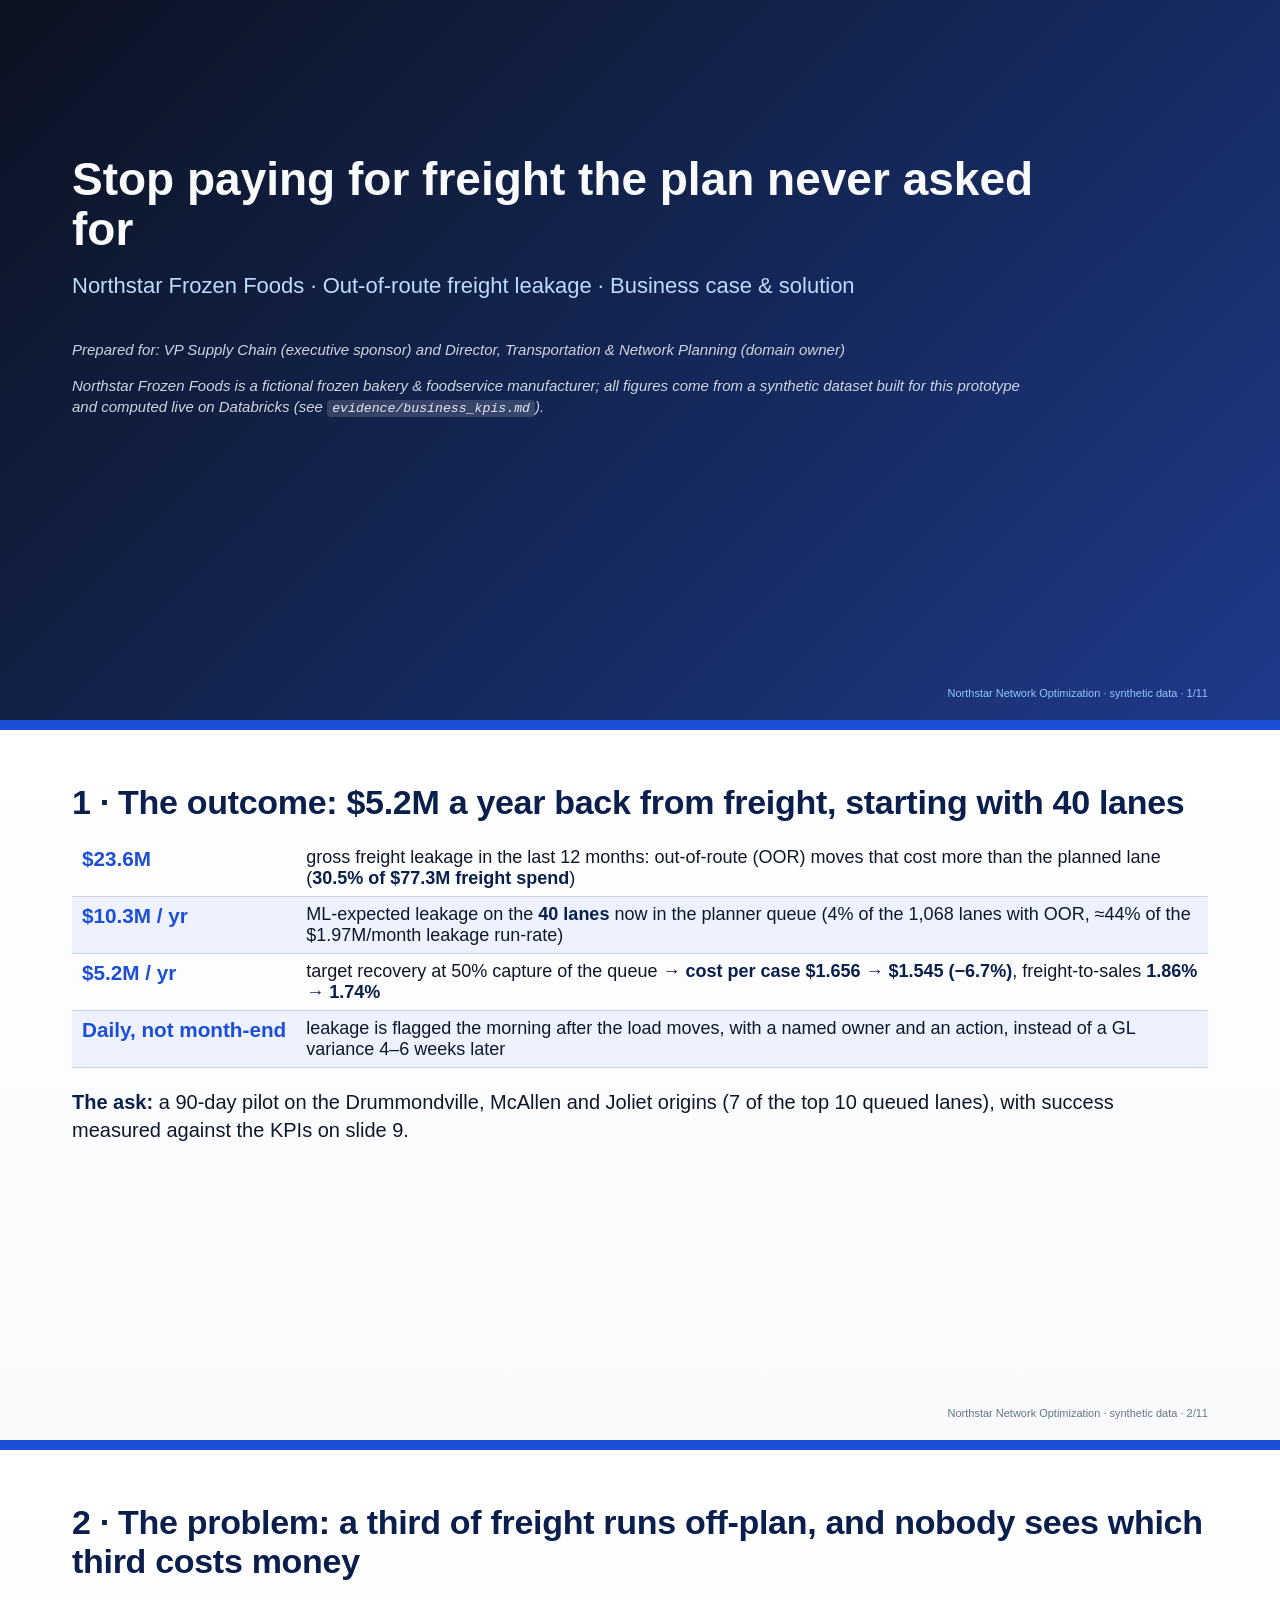
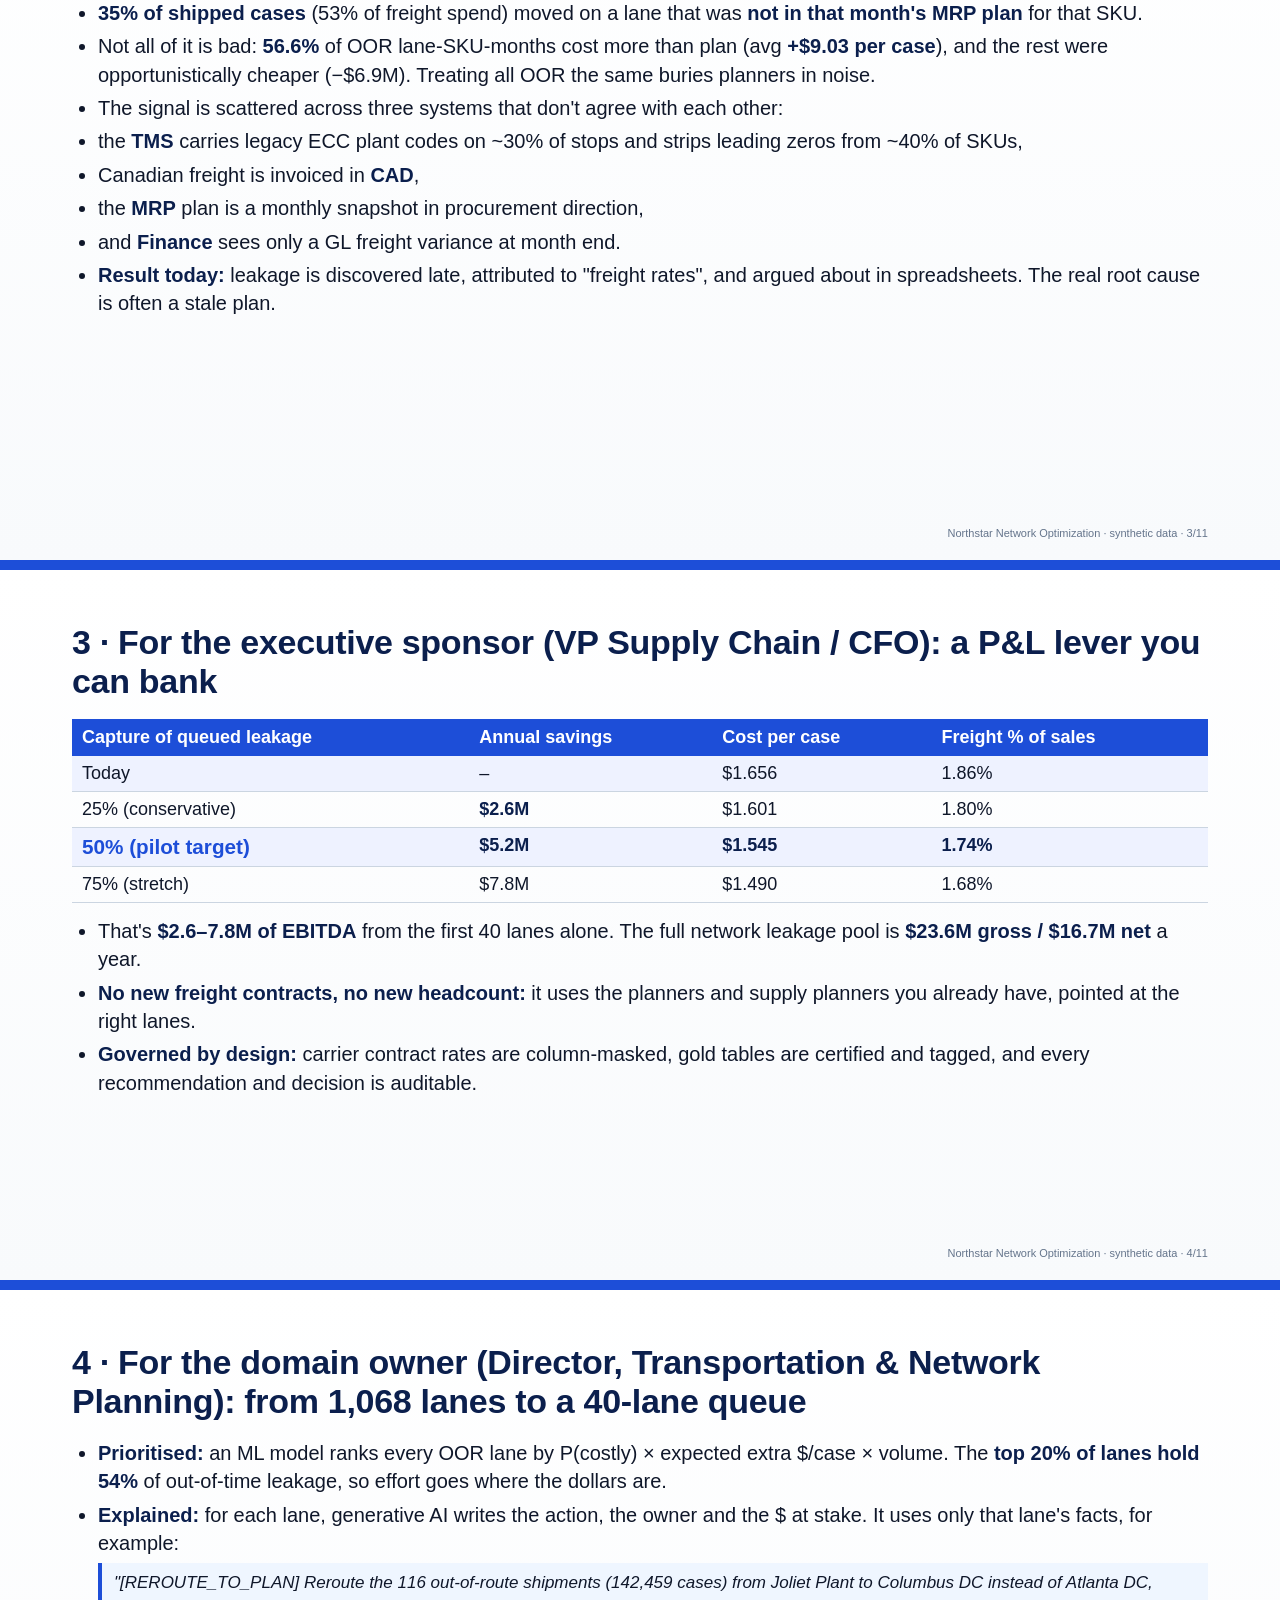
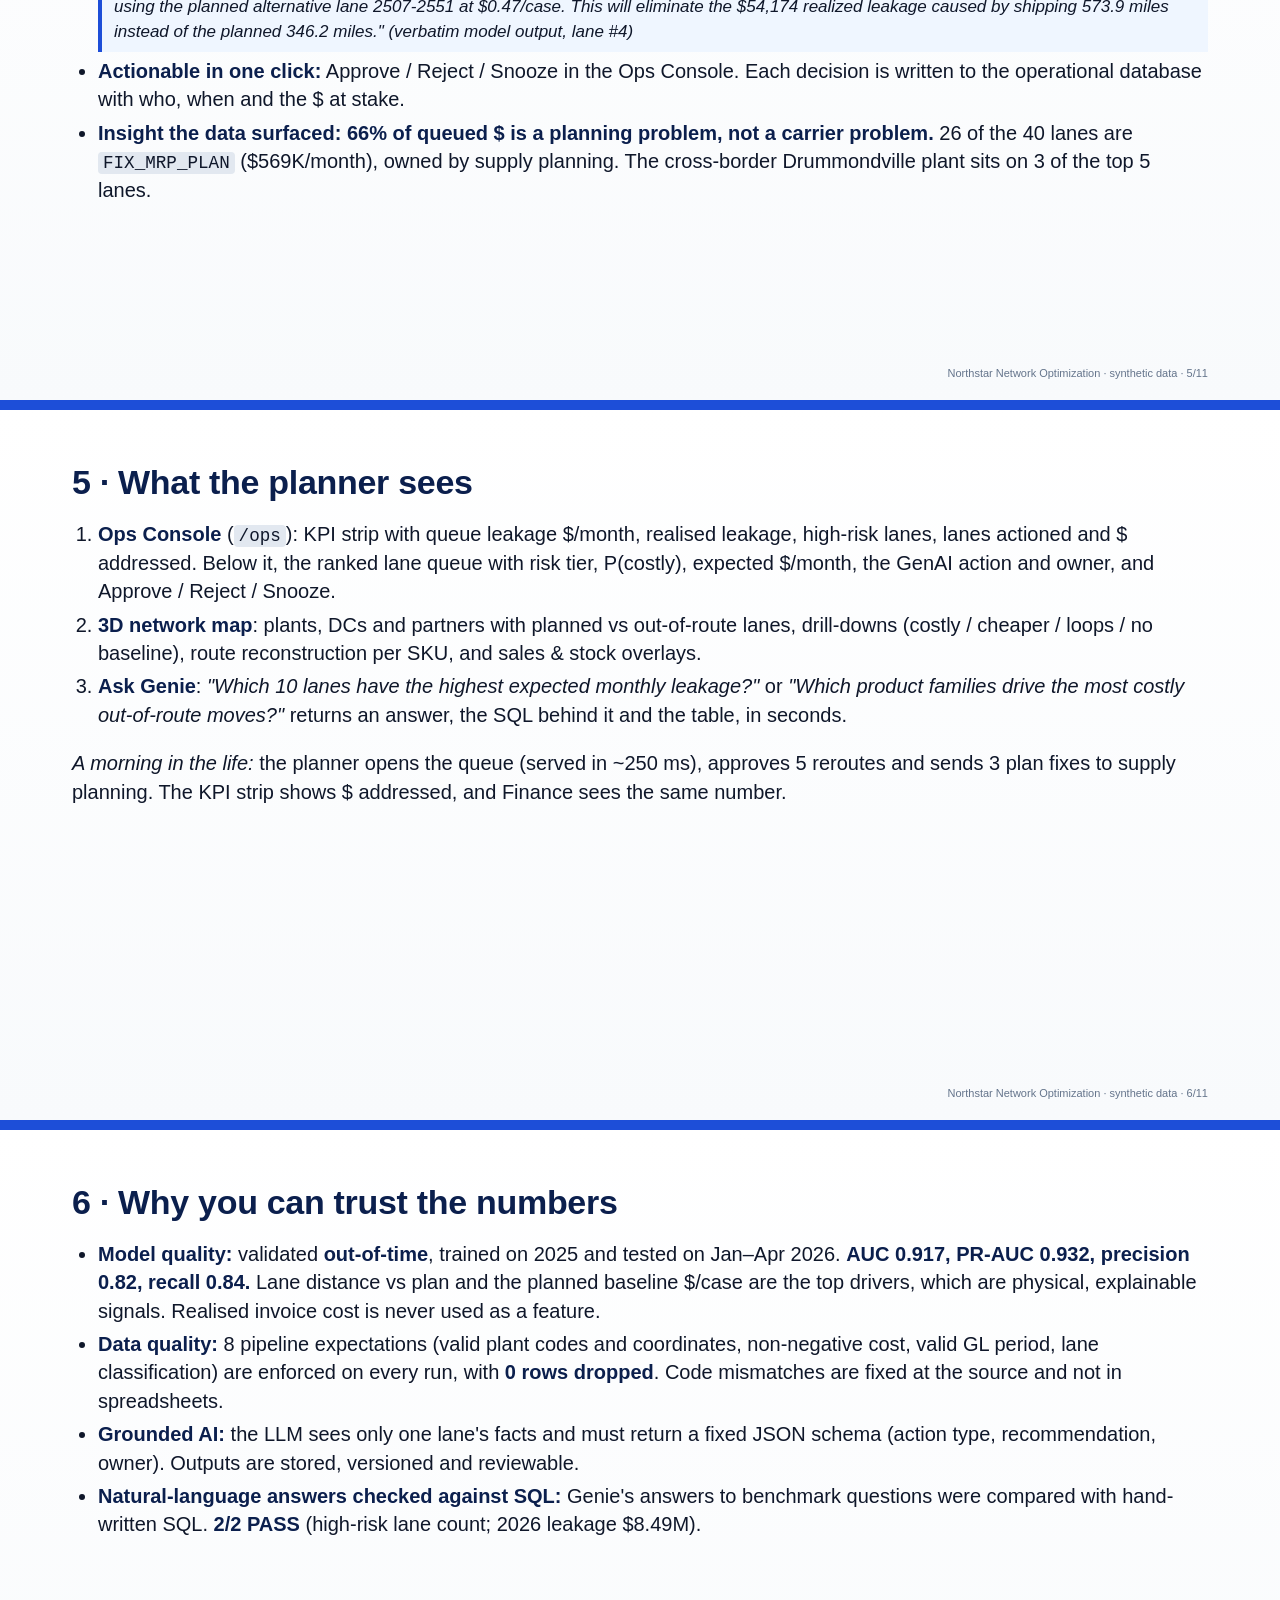
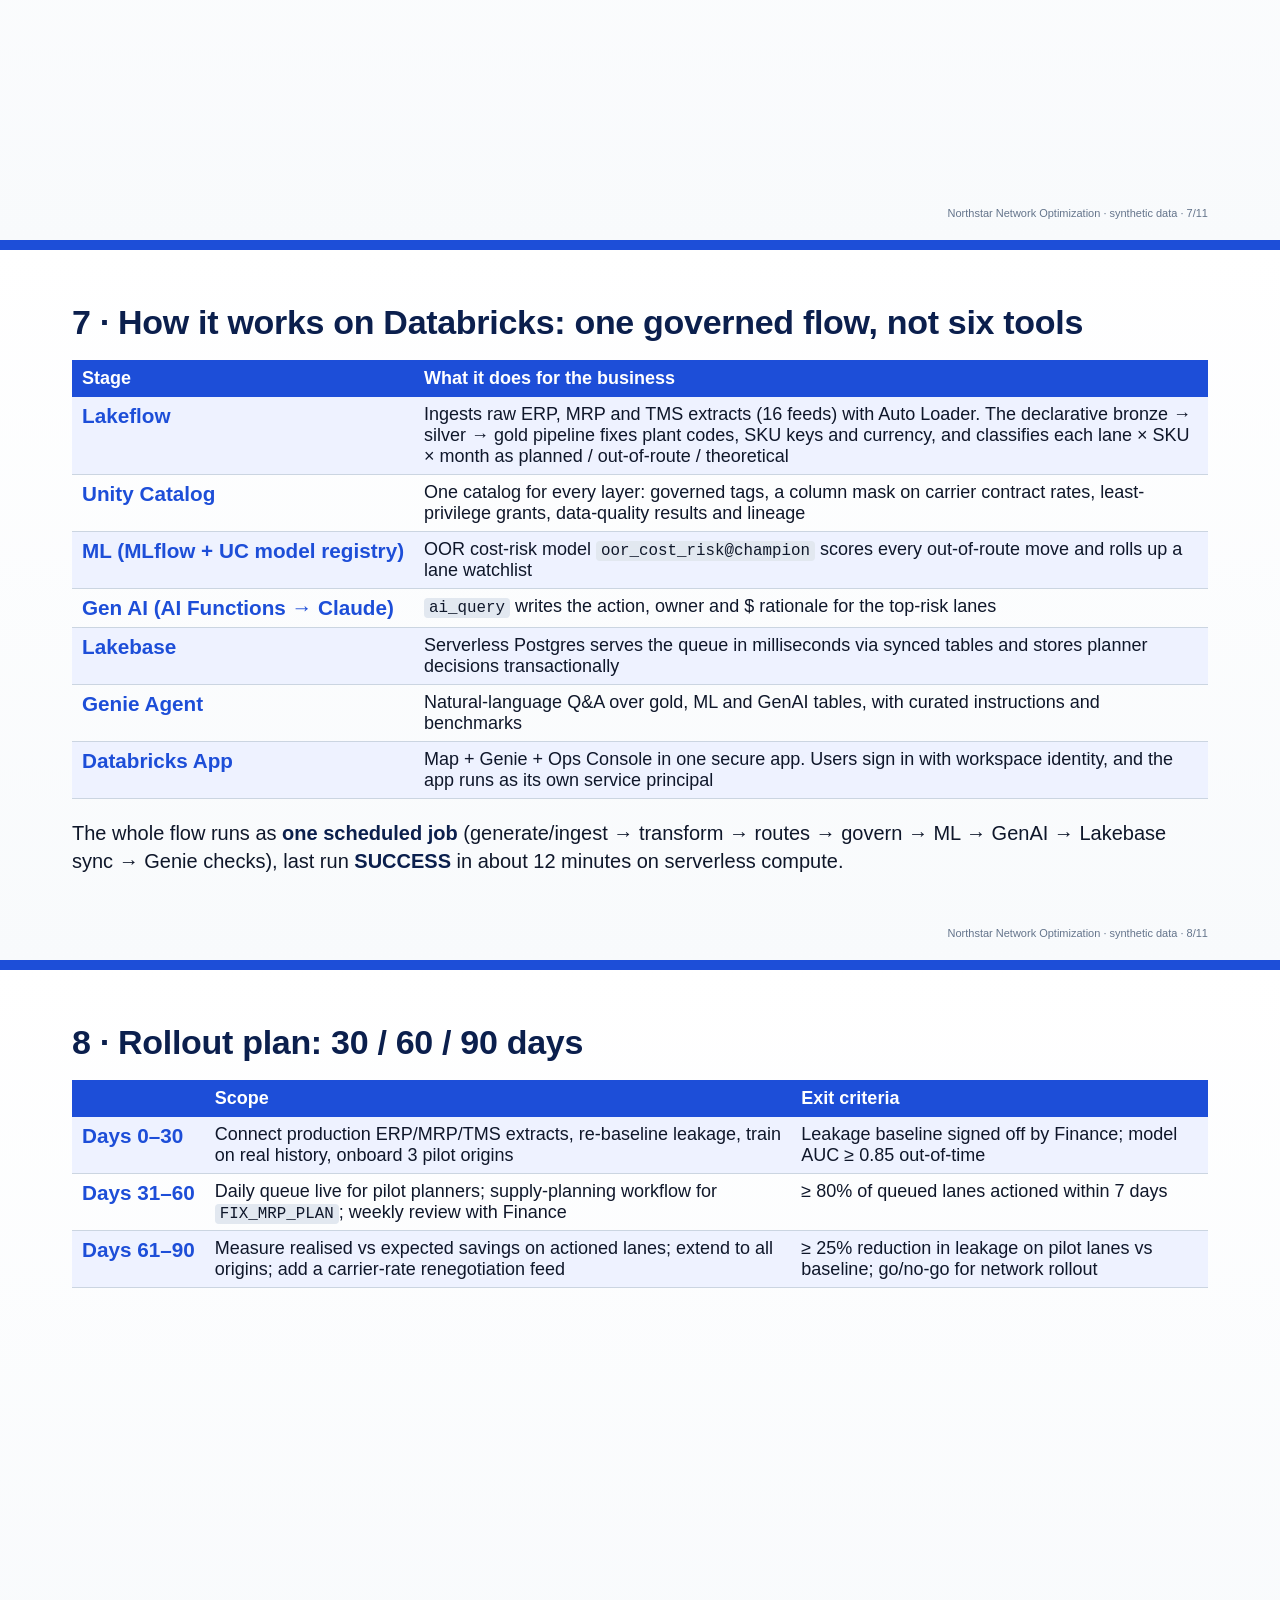
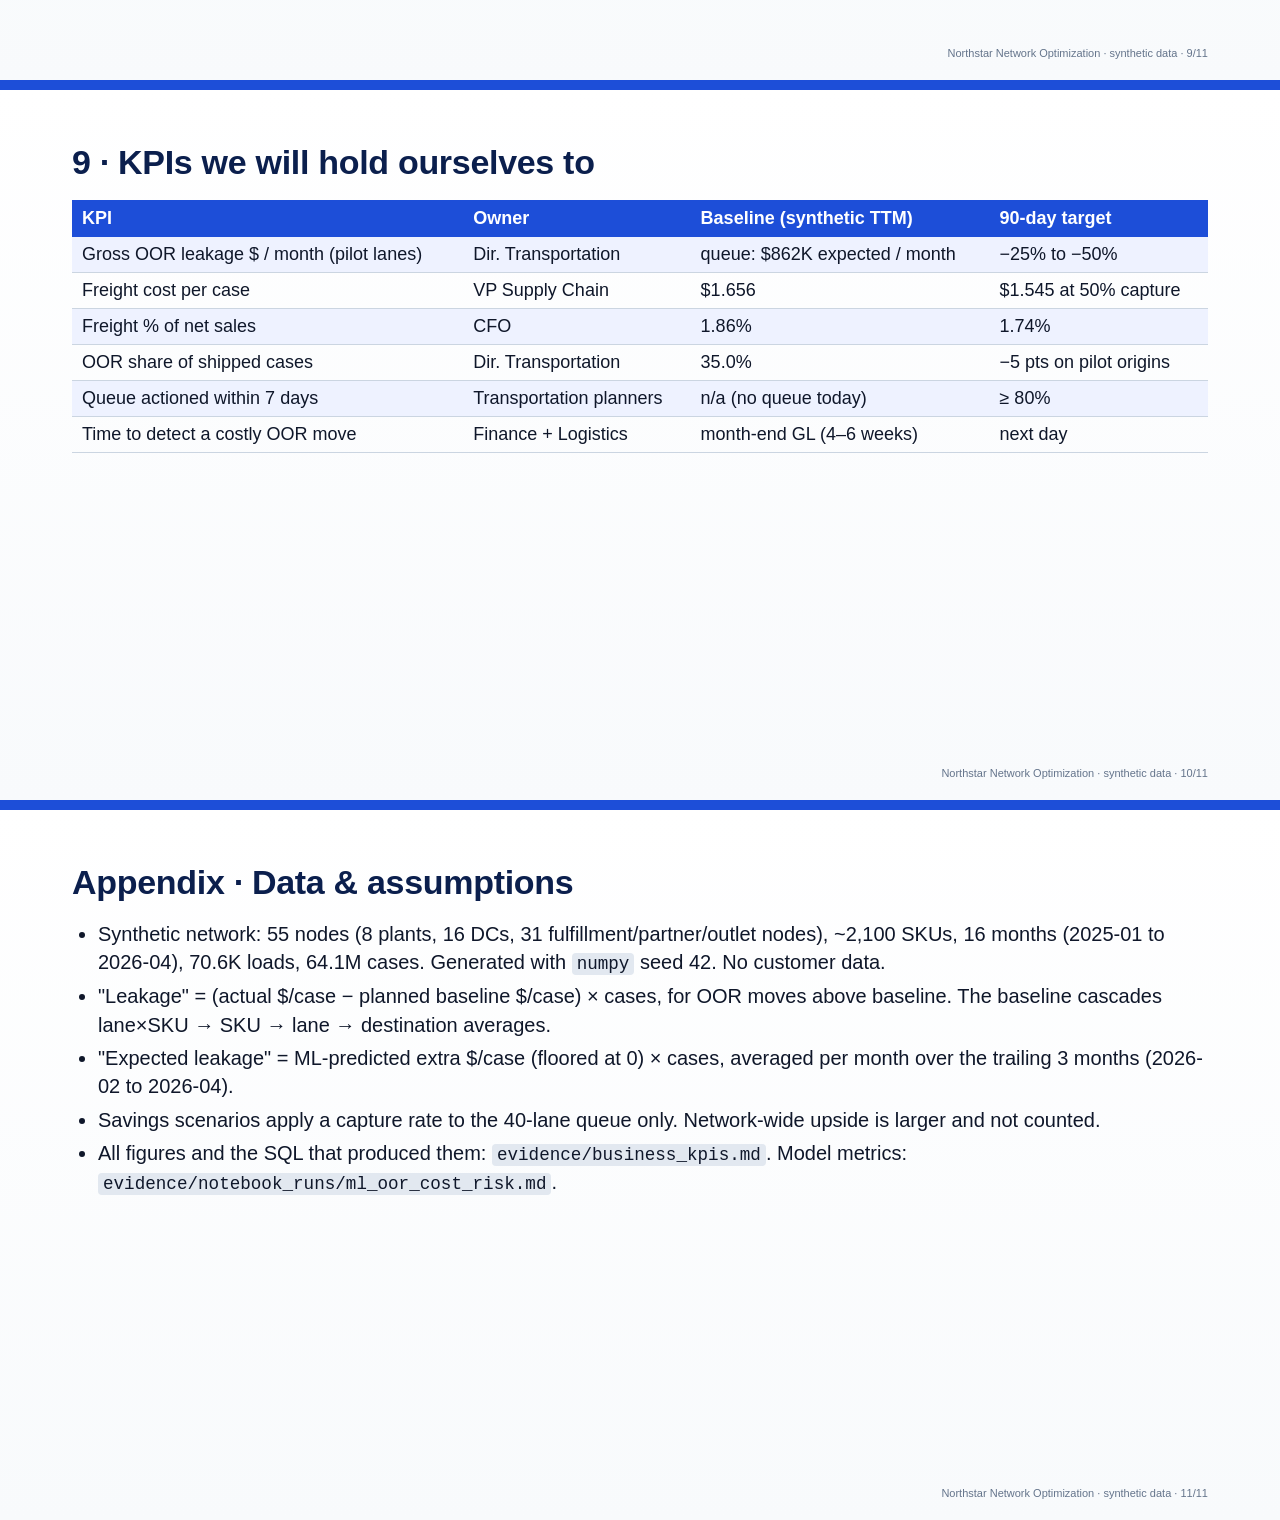
<file: deck/northstar_oor_freight_leakage_deck.html>
<!doctype html><html><head><meta charset='utf-8'><title>Northstar OOR freight leakage</title><style>
@page { size: 13.333in 7.5in; margin: 0; }
* { box-sizing: border-box; }
body { margin: 0; font-family: -apple-system, 'Segoe UI', Roboto, Helvetica, Arial, sans-serif; color: #0f172a; }
.slide { width: 13.333in; height: 7.5in; padding: 0.55in 0.75in 0.5in; position: relative; page-break-after: always; overflow: hidden;
         background: linear-gradient(180deg, #ffffff 0%, #f8fafc 100%); border-top: 10px solid #1d4ed8; }
.slide.title { background: linear-gradient(135deg, #0b1220 0%, #1e3a8a 100%); color: #f8fafc; border-top: 0; padding-top: 1.6in; }
.slide.title h1 { font-size: 46px; line-height: 1.1; margin: 0 0 18px; max-width: 10.5in; }
.slide.title h3 { font-size: 22px; font-weight: 500; color: #bfdbfe; margin: 0 0 40px; }
.slide.title p { color: #cbd5e1; font-size: 15px; max-width: 10in; }
h2 { font-size: 34px; margin: 0 0 18px; color: #0b1f4d; letter-spacing: -0.3px; }
p, li { font-size: 20px; line-height: 1.42; }
ul, ol { margin: 6px 0 10px 4px; padding-left: 22px; } li { margin: 5px 0; }
b { color: #0b1f4d; } .title b { color: #fff; }
code { font-family: ui-monospace, Menlo, monospace; font-size: 0.88em; background: #e2e8f0; padding: 1px 5px; border-radius: 4px; }
table { border-collapse: collapse; width: 100%; margin: 8px 0 14px; font-size: 18px; }
th { text-align: left; background: #1d4ed8; color: #fff; padding: 8px 10px; font-weight: 600; }
td { padding: 7px 10px; border-bottom: 1px solid #cbd5e1; vertical-align: top; }
tr:nth-child(even) td { background: #eef2ff; }
td:first-child b { font-size: 1.15em; color: #1d4ed8; white-space: nowrap; }
.q { display: block; margin: 6px 0 2px; padding: 8px 12px; border-left: 4px solid #1d4ed8; background: #eff6ff; font-style: italic; font-size: 17px; }
.foot { position: absolute; bottom: 0.22in; right: 0.75in; font-size: 11px; color: #64748b; }
.title .foot { color: #93c5fd; }
.title code { background: rgba(255,255,255,.15); color: #e0e7ff; }
</style></head><body><section class="slide title"><h1>Stop paying for freight the plan never asked for</h1>
<h3>Northstar Frozen Foods · Out-of-route freight leakage · Business case &amp; solution</h3>
<p><i>Prepared for: VP Supply Chain (executive sponsor) and Director, Transportation &amp; Network Planning (domain owner)</i></p>
<p><i>Northstar Frozen Foods is a fictional frozen bakery &amp; foodservice manufacturer; all figures come from a synthetic dataset built for this prototype and computed live on Databricks (see <code>evidence/business_kpis.md</code>).</i></p><div class="foot">Northstar Network Optimization · synthetic data · 1/11</div></section><section class="slide"><h2>1 · The outcome: $5.2M a year back from freight, starting with 40 lanes</h2>
<table><tr><td><b>$23.6M</b></td><td>gross freight leakage in the last 12 months: out-of-route (OOR) moves that cost more than the planned lane (<b>30.5% of $77.3M freight spend</b>)</td></tr><tr><td><b>$10.3M / yr</b></td><td>ML-expected leakage on the <b>40 lanes</b> now in the planner queue (4% of the 1,068 lanes with OOR, ≈44% of the $1.97M/month leakage run-rate)</td></tr><tr><td><b>$5.2M / yr</b></td><td>target recovery at 50% capture of the queue → <b>cost per case $1.656 → $1.545 (−6.7%)</b>, freight-to-sales <b>1.86% → 1.74%</b></td></tr><tr><td><b>Daily, not month-end</b></td><td>leakage is flagged the morning after the load moves, with a named owner and an action, instead of a GL variance 4–6 weeks later</td></tr></table>
<p><b>The ask:</b> a 90-day pilot on the Drummondville, McAllen and Joliet origins (7 of the top 10 queued lanes), with success measured against the KPIs on slide 9.</p><div class="foot">Northstar Network Optimization · synthetic data · 2/11</div></section><section class="slide"><h2>2 · The problem: a third of freight runs off-plan, and nobody sees which third costs money</h2>
<ul><li><b>35% of shipped cases</b> (53% of freight spend) moved on a lane that was <b>not in that month's MRP plan</b> for that SKU.</li><li>Not all of it is bad: <b>56.6%</b> of OOR lane-SKU-months cost more than plan (avg <b>+$9.03 per case</b>), and the rest were opportunistically cheaper (−$6.9M). Treating all OOR the same buries planners in noise.</li><li>The signal is scattered across three systems that don't agree with each other:</li><li>the <b>TMS</b> carries legacy ECC plant codes on ~30% of stops and strips leading zeros from ~40% of SKUs,</li><li>Canadian freight is invoiced in <b>CAD</b>,</li><li>the <b>MRP</b> plan is a monthly snapshot in procurement direction,</li><li>and <b>Finance</b> sees only a GL freight variance at month end.</li><li><b>Result today:</b> leakage is discovered late, attributed to "freight rates", and argued about in spreadsheets. The real root cause is often a stale plan.</li></ul><div class="foot">Northstar Network Optimization · synthetic data · 3/11</div></section><section class="slide"><h2>3 · For the executive sponsor (VP Supply Chain / CFO): a P&amp;L lever you can bank</h2>
<table><tr><th>Capture of queued leakage</th><th>Annual savings</th><th>Cost per case</th><th>Freight % of sales</th></tr><tr><td>Today</td><td>–</td><td>$1.656</td><td>1.86%</td></tr><tr><td>25% (conservative)</td><td><b>$2.6M</b></td><td>$1.601</td><td>1.80%</td></tr><tr><td><b>50% (pilot target)</b></td><td><b>$5.2M</b></td><td><b>$1.545</b></td><td><b>1.74%</b></td></tr><tr><td>75% (stretch)</td><td>$7.8M</td><td>$1.490</td><td>1.68%</td></tr></table>
<ul><li>That's <b>$2.6–7.8M of EBITDA</b> from the first 40 lanes alone. The full network leakage pool is <b>$23.6M gross / $16.7M net</b> a year.</li><li><b>No new freight contracts, no new headcount:</b> it uses the planners and supply planners you already have, pointed at the right lanes.</li><li><b>Governed by design:</b> carrier contract rates are column-masked, gold tables are certified and tagged, and every recommendation and decision is auditable.</li></ul><div class="foot">Northstar Network Optimization · synthetic data · 4/11</div></section><section class="slide"><h2>4 · For the domain owner (Director, Transportation &amp; Network Planning): from 1,068 lanes to a 40-lane queue</h2>
<ul><li><b>Prioritised:</b> an ML model ranks every OOR lane by P(costly) × expected extra $/case × volume. The <b>top 20% of lanes hold 54%</b> of out-of-time leakage, so effort goes where the dollars are.</li><li><b>Explained:</b> for each lane, generative AI writes the action, the owner and the $ at stake. It uses only that lane's facts, for example:<span class="q"><i>"[REROUTE_TO_PLAN] Reroute the 116 out-of-route shipments (142,459 cases) from Joliet Plant to Columbus DC instead of Atlanta DC, using the planned alternative lane 2507-2551 at $0.47/case. This will eliminate the $54,174 realized leakage caused by shipping 573.9 miles instead of the planned 346.2 miles."</i> (verbatim model output, lane #4)</span></li><li><b>Actionable in one click:</b> Approve / Reject / Snooze in the Ops Console. Each decision is written to the operational database with who, when and the $ at stake.</li><li><b>Insight the data surfaced: 66% of queued $ is a planning problem, not a carrier problem.</b> 26 of the 40 lanes are <code>FIX_MRP_PLAN</code> ($569K/month), owned by supply planning. The cross-border Drummondville plant sits on 3 of the top 5 lanes.</li></ul><div class="foot">Northstar Network Optimization · synthetic data · 5/11</div></section><section class="slide"><h2>5 · What the planner sees</h2>
<ol><li><b>Ops Console</b> (<code>/ops</code>): KPI strip with queue leakage $/month, realised leakage, high-risk lanes, lanes actioned and $ addressed. Below it, the ranked lane queue with risk tier, P(costly), expected $/month, the GenAI action and owner, and Approve / Reject / Snooze.</li><li><b>3D network map</b>: plants, DCs and partners with planned vs out-of-route lanes, drill-downs (costly / cheaper / loops / no baseline), route reconstruction per SKU, and sales &amp; stock overlays.</li><li><b>Ask Genie</b>: <i>"Which 10 lanes have the highest expected monthly leakage?"</i> or <i>"Which product families drive the most costly out-of-route moves?"</i> returns an answer, the SQL behind it and the table, in seconds.</li></ol>
<p><i>A morning in the life:</i> the planner opens the queue (served in ~250 ms), approves 5 reroutes and sends 3 plan fixes to supply planning. The KPI strip shows $ addressed, and Finance sees the same number.</p><div class="foot">Northstar Network Optimization · synthetic data · 6/11</div></section><section class="slide"><h2>6 · Why you can trust the numbers</h2>
<ul><li><b>Model quality:</b> validated <b>out-of-time</b>, trained on 2025 and tested on Jan–Apr 2026. <b>AUC 0.917, PR-AUC 0.932, precision 0.82, recall 0.84.</b> Lane distance vs plan and the planned baseline $/case are the top drivers, which are physical, explainable signals. Realised invoice cost is never used as a feature.</li><li><b>Data quality:</b> 8 pipeline expectations (valid plant codes and coordinates, non-negative cost, valid GL period, lane classification) are enforced on every run, with <b>0 rows dropped</b>. Code mismatches are fixed at the source and not in spreadsheets.</li><li><b>Grounded AI:</b> the LLM sees only one lane's facts and must return a fixed JSON schema (action type, recommendation, owner). Outputs are stored, versioned and reviewable.</li><li><b>Natural-language answers checked against SQL:</b> Genie's answers to benchmark questions were compared with hand-written SQL. <b>2/2 PASS</b> (high-risk lane count; 2026 leakage $8.49M).</li></ul><div class="foot">Northstar Network Optimization · synthetic data · 7/11</div></section><section class="slide"><h2>7 · How it works on Databricks: one governed flow, not six tools</h2>
<table><tr><th>Stage</th><th>What it does for the business</th></tr><tr><td><b>Lakeflow</b></td><td>Ingests raw ERP, MRP and TMS extracts (16 feeds) with Auto Loader. The declarative bronze → silver → gold pipeline fixes plant codes, SKU keys and currency, and classifies each lane × SKU × month as planned / out-of-route / theoretical</td></tr><tr><td><b>Unity Catalog</b></td><td>One catalog for every layer: governed tags, a column mask on carrier contract rates, least-privilege grants, data-quality results and lineage</td></tr><tr><td><b>ML (MLflow + UC model registry)</b></td><td>OOR cost-risk model <code>oor_cost_risk@champion</code> scores every out-of-route move and rolls up a lane watchlist</td></tr><tr><td><b>Gen AI (AI Functions → Claude)</b></td><td><code>ai_query</code> writes the action, owner and $ rationale for the top-risk lanes</td></tr><tr><td><b>Lakebase</b></td><td>Serverless Postgres serves the queue in milliseconds via synced tables and stores planner decisions transactionally</td></tr><tr><td><b>Genie Agent</b></td><td>Natural-language Q&amp;A over gold, ML and GenAI tables, with curated instructions and benchmarks</td></tr><tr><td><b>Databricks App</b></td><td>Map + Genie + Ops Console in one secure app. Users sign in with workspace identity, and the app runs as its own service principal</td></tr></table>
<p>The whole flow runs as <b>one scheduled job</b> (generate/ingest → transform → routes → govern → ML → GenAI → Lakebase sync → Genie checks), last run <b>SUCCESS</b> in about 12 minutes on serverless compute.</p><div class="foot">Northstar Network Optimization · synthetic data · 8/11</div></section><section class="slide"><h2>8 · Rollout plan: 30 / 60 / 90 days</h2>
<table><tr><th></th><th>Scope</th><th>Exit criteria</th></tr><tr><td><b>Days 0–30</b></td><td>Connect production ERP/MRP/TMS extracts, re-baseline leakage, train on real history, onboard 3 pilot origins</td><td>Leakage baseline signed off by Finance; model AUC ≥ 0.85 out-of-time</td></tr><tr><td><b>Days 31–60</b></td><td>Daily queue live for pilot planners; supply-planning workflow for <code>FIX_MRP_PLAN</code>; weekly review with Finance</td><td>≥ 80% of queued lanes actioned within 7 days</td></tr><tr><td><b>Days 61–90</b></td><td>Measure realised vs expected savings on actioned lanes; extend to all origins; add a carrier-rate renegotiation feed</td><td>≥ 25% reduction in leakage on pilot lanes vs baseline; go/no-go for network rollout</td></tr></table><div class="foot">Northstar Network Optimization · synthetic data · 9/11</div></section><section class="slide"><h2>9 · KPIs we will hold ourselves to</h2>
<table><tr><th>KPI</th><th>Owner</th><th>Baseline (synthetic TTM)</th><th>90-day target</th></tr><tr><td>Gross OOR leakage $ / month (pilot lanes)</td><td>Dir. Transportation</td><td>queue: $862K expected / month</td><td>−25% to −50%</td></tr><tr><td>Freight cost per case</td><td>VP Supply Chain</td><td>$1.656</td><td>$1.545 at 50% capture</td></tr><tr><td>Freight % of net sales</td><td>CFO</td><td>1.86%</td><td>1.74%</td></tr><tr><td>OOR share of shipped cases</td><td>Dir. Transportation</td><td>35.0%</td><td>−5 pts on pilot origins</td></tr><tr><td>Queue actioned within 7 days</td><td>Transportation planners</td><td>n/a (no queue today)</td><td>≥ 80%</td></tr><tr><td>Time to detect a costly OOR move</td><td>Finance + Logistics</td><td>month-end GL (4–6 weeks)</td><td>next day</td></tr></table><div class="foot">Northstar Network Optimization · synthetic data · 10/11</div></section><section class="slide"><h2>Appendix · Data &amp; assumptions</h2>
<ul><li>Synthetic network: 55 nodes (8 plants, 16 DCs, 31 fulfillment/partner/outlet nodes), ~2,100 SKUs, 16 months (2025-01 to 2026-04), 70.6K loads, 64.1M cases. Generated with <code>numpy</code> seed 42. No customer data.</li><li>"Leakage" = (actual $/case − planned baseline $/case) × cases, for OOR moves above baseline. The baseline cascades lane×SKU → SKU → lane → destination averages.</li><li>"Expected leakage" = ML-predicted extra $/case (floored at 0) × cases, averaged per month over the trailing 3 months (2026-02 to 2026-04).</li><li>Savings scenarios apply a capture rate to the 40-lane queue only. Network-wide upside is larger and not counted.</li><li>All figures and the SQL that produced them: <code>evidence/business_kpis.md</code>. Model metrics: <code>evidence/notebook_runs/ml_oor_cost_risk.md</code>.</li></ul><div class="foot">Northstar Network Optimization · synthetic data · 11/11</div></section></body></html>
</file>
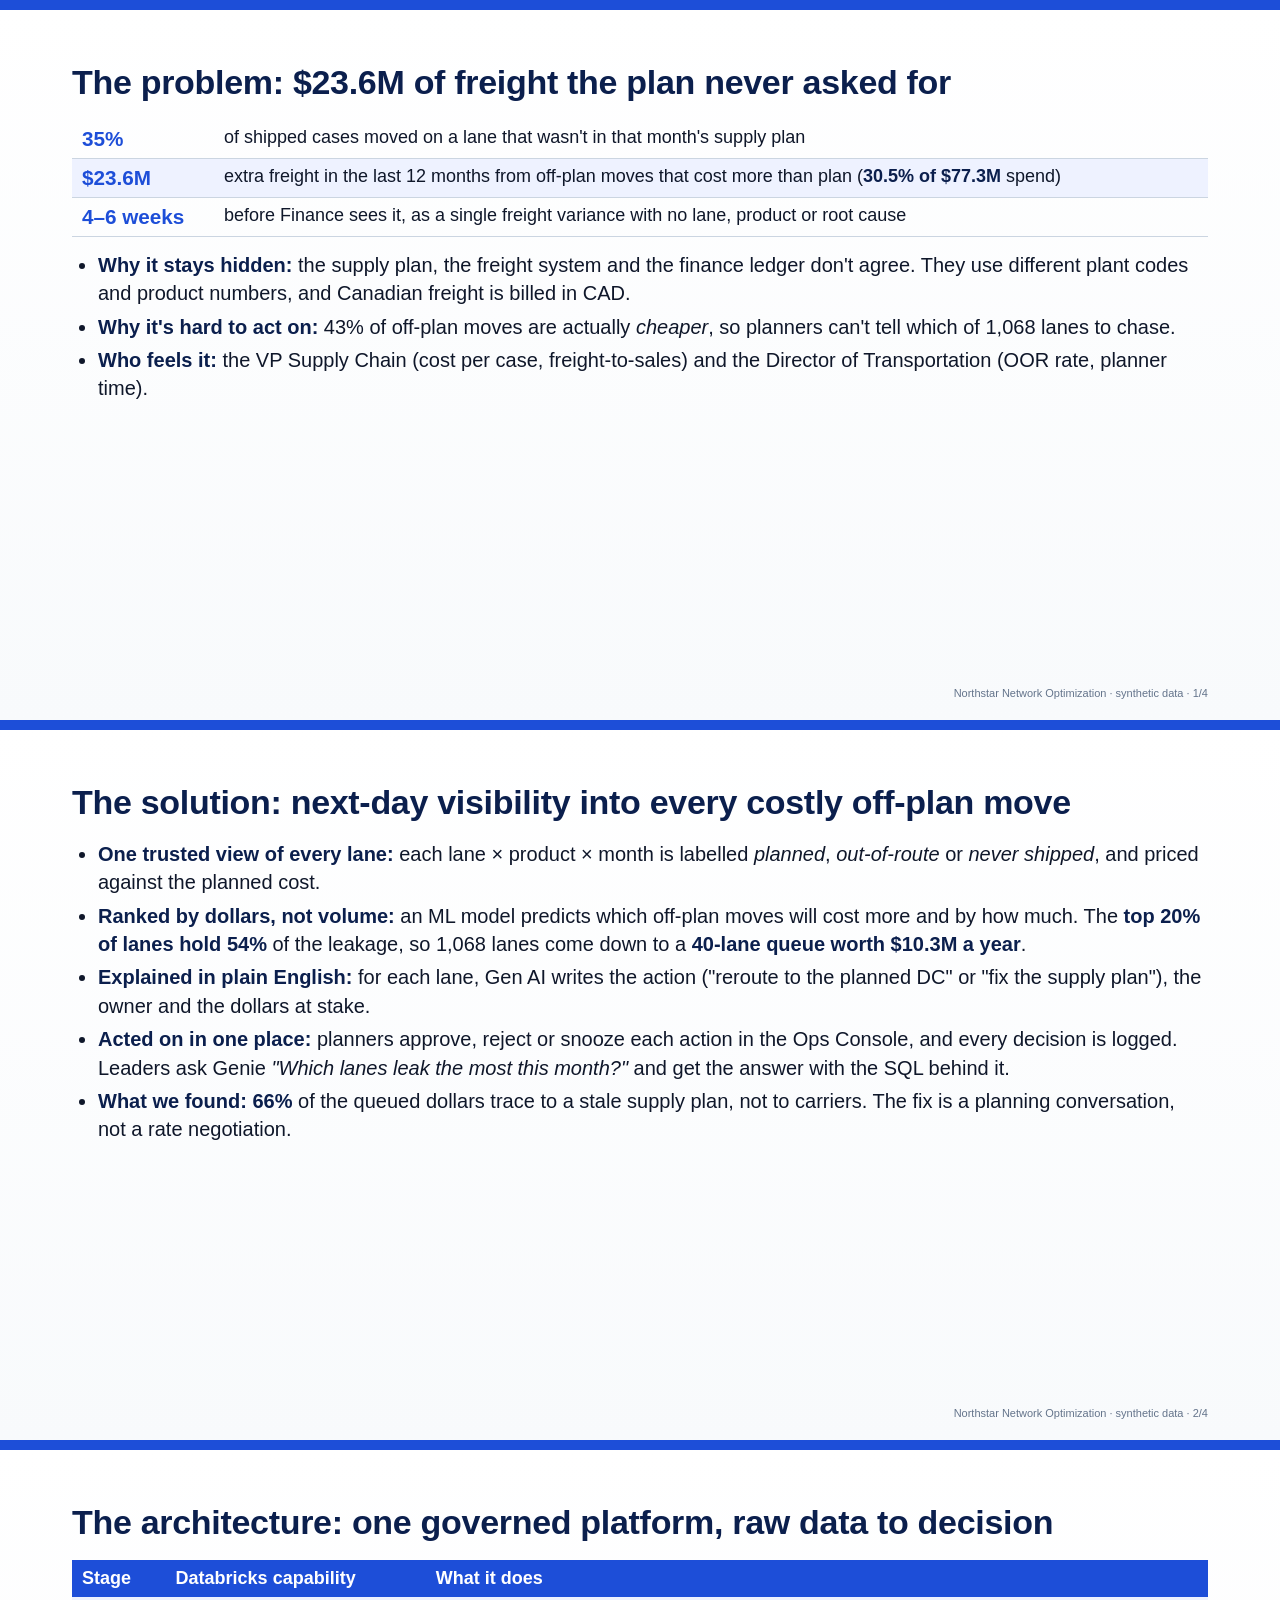
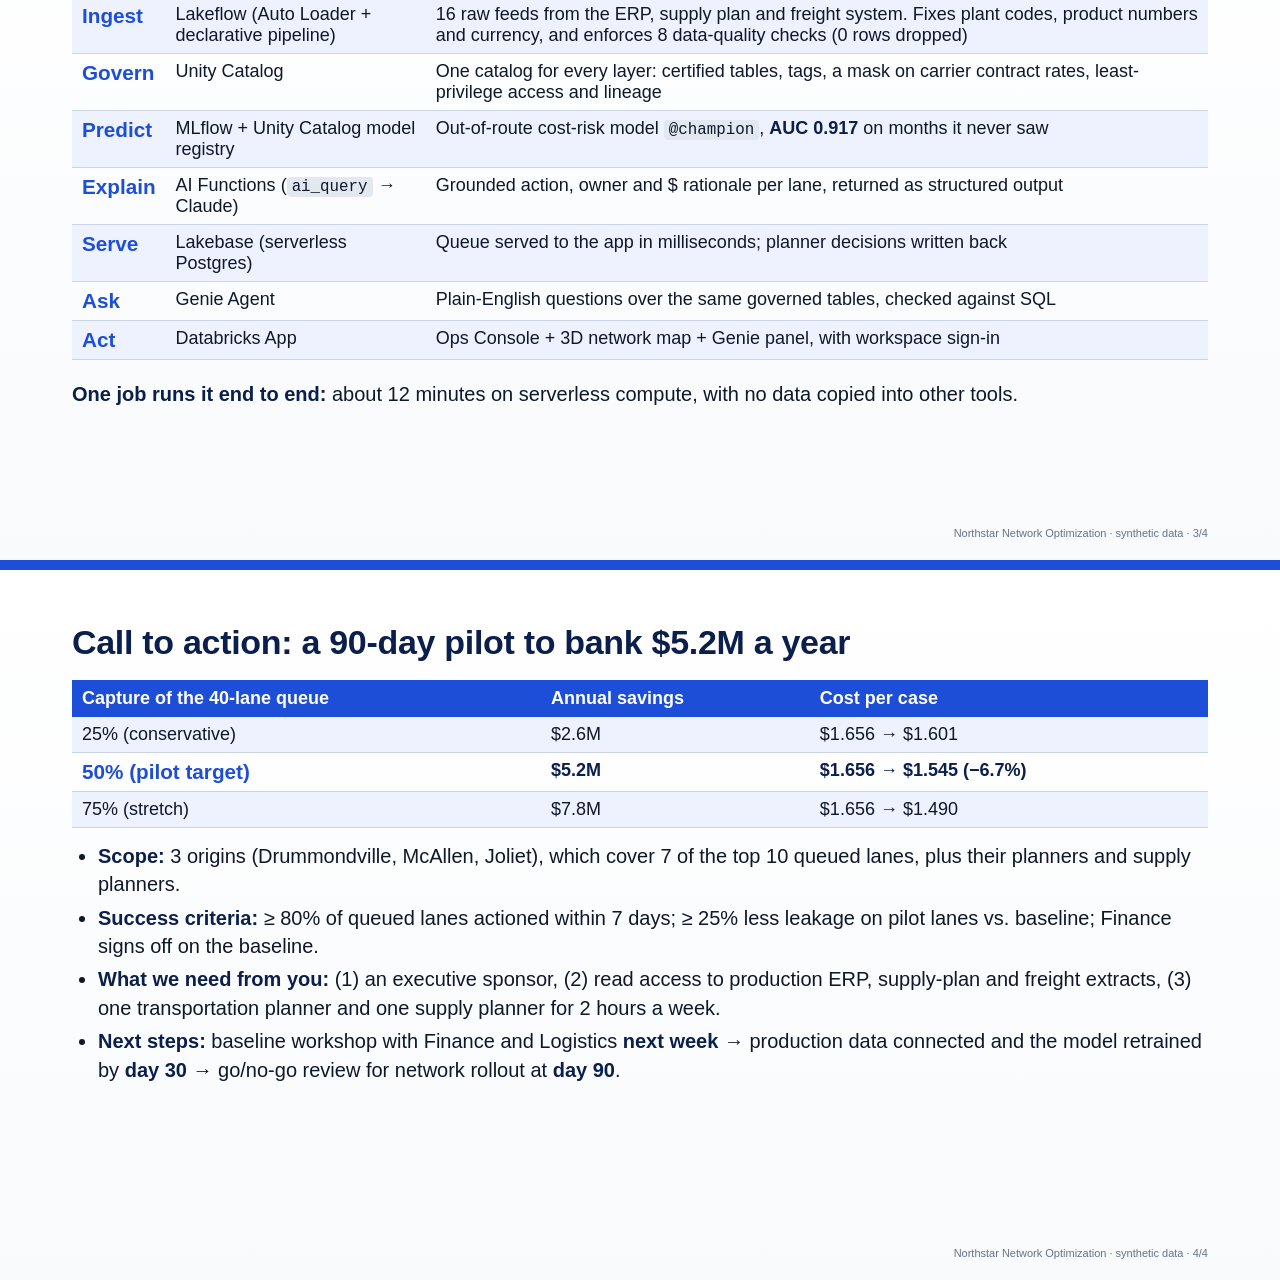
<file: deck/roleplay_4_slides.html>
<!doctype html><html><head><meta charset='utf-8'><title>Northstar OOR freight leakage</title><style>
@page { size: 13.333in 7.5in; margin: 0; }
* { box-sizing: border-box; }
body { margin: 0; font-family: -apple-system, 'Segoe UI', Roboto, Helvetica, Arial, sans-serif; color: #0f172a; }
.slide { width: 13.333in; height: 7.5in; padding: 0.55in 0.75in 0.5in; position: relative; page-break-after: always; overflow: hidden;
         background: linear-gradient(180deg, #ffffff 0%, #f8fafc 100%); border-top: 10px solid #1d4ed8; }
.slide.title { background: linear-gradient(135deg, #0b1220 0%, #1e3a8a 100%); color: #f8fafc; border-top: 0; padding-top: 1.6in; }
.slide.title h1 { font-size: 46px; line-height: 1.1; margin: 0 0 18px; max-width: 10.5in; }
.slide.title h3 { font-size: 22px; font-weight: 500; color: #bfdbfe; margin: 0 0 40px; }
.slide.title p { color: #cbd5e1; font-size: 15px; max-width: 10in; }
h2 { font-size: 34px; margin: 0 0 18px; color: #0b1f4d; letter-spacing: -0.3px; }
p, li { font-size: 20px; line-height: 1.42; }
ul, ol { margin: 6px 0 10px 4px; padding-left: 22px; } li { margin: 5px 0; }
b { color: #0b1f4d; } .title b { color: #fff; }
code { font-family: ui-monospace, Menlo, monospace; font-size: 0.88em; background: #e2e8f0; padding: 1px 5px; border-radius: 4px; }
table { border-collapse: collapse; width: 100%; margin: 8px 0 14px; font-size: 18px; }
th { text-align: left; background: #1d4ed8; color: #fff; padding: 8px 10px; font-weight: 600; }
td { padding: 7px 10px; border-bottom: 1px solid #cbd5e1; vertical-align: top; }
tr:nth-child(even) td { background: #eef2ff; }
td:first-child b { font-size: 1.15em; color: #1d4ed8; white-space: nowrap; }
.q { display: block; margin: 6px 0 2px; padding: 8px 12px; border-left: 4px solid #1d4ed8; background: #eff6ff; font-style: italic; font-size: 17px; }
.foot { position: absolute; bottom: 0.22in; right: 0.75in; font-size: 11px; color: #64748b; }
.title .foot { color: #93c5fd; }
.title code { background: rgba(255,255,255,.15); color: #e0e7ff; }
</style></head><body><section class="slide"><h2>The problem: $23.6M of freight the plan never asked for</h2>
<table><tr><td><b>35%</b></td><td>of shipped cases moved on a lane that wasn't in that month's supply plan</td></tr><tr><td><b>$23.6M</b></td><td>extra freight in the last 12 months from off-plan moves that cost more than plan (<b>30.5% of $77.3M</b> spend)</td></tr><tr><td><b>4–6 weeks</b></td><td>before Finance sees it, as a single freight variance with no lane, product or root cause</td></tr></table>
<ul><li><b>Why it stays hidden:</b> the supply plan, the freight system and the finance ledger don't agree. They use different plant codes and product numbers, and Canadian freight is billed in CAD.</li><li><b>Why it's hard to act on:</b> 43% of off-plan moves are actually <i>cheaper</i>, so planners can't tell which of 1,068 lanes to chase.</li><li><b>Who feels it:</b> the VP Supply Chain (cost per case, freight-to-sales) and the Director of Transportation (OOR rate, planner time).</li></ul><div class="foot">Northstar Network Optimization · synthetic data · 1/4</div></section><section class="slide"><h2>The solution: next-day visibility into every costly off-plan move</h2>
<ul><li><b>One trusted view of every lane:</b> each lane × product × month is labelled <i>planned</i>, <i>out-of-route</i> or <i>never shipped</i>, and priced against the planned cost.</li><li><b>Ranked by dollars, not volume:</b> an ML model predicts which off-plan moves will cost more and by how much. The <b>top 20% of lanes hold 54%</b> of the leakage, so 1,068 lanes come down to a <b>40-lane queue worth $10.3M a year</b>.</li><li><b>Explained in plain English:</b> for each lane, Gen AI writes the action ("reroute to the planned DC" or "fix the supply plan"), the owner and the dollars at stake.</li><li><b>Acted on in one place:</b> planners approve, reject or snooze each action in the Ops Console, and every decision is logged. Leaders ask Genie <i>"Which lanes leak the most this month?"</i> and get the answer with the SQL behind it.</li><li><b>What we found:</b> <b>66%</b> of the queued dollars trace to a stale supply plan, not to carriers. The fix is a planning conversation, not a rate negotiation.</li></ul><div class="foot">Northstar Network Optimization · synthetic data · 2/4</div></section><section class="slide"><h2>The architecture: one governed platform, raw data to decision</h2>
<table><tr><th>Stage</th><th>Databricks capability</th><th>What it does</th></tr><tr><td><b>Ingest</b></td><td>Lakeflow (Auto Loader + declarative pipeline)</td><td>16 raw feeds from the ERP, supply plan and freight system. Fixes plant codes, product numbers and currency, and enforces 8 data-quality checks (0 rows dropped)</td></tr><tr><td><b>Govern</b></td><td>Unity Catalog</td><td>One catalog for every layer: certified tables, tags, a mask on carrier contract rates, least-privilege access and lineage</td></tr><tr><td><b>Predict</b></td><td>MLflow + Unity Catalog model registry</td><td>Out-of-route cost-risk model <code>@champion</code>, <b>AUC 0.917</b> on months it never saw</td></tr><tr><td><b>Explain</b></td><td>AI Functions (<code>ai_query</code> → Claude)</td><td>Grounded action, owner and $ rationale per lane, returned as structured output</td></tr><tr><td><b>Serve</b></td><td>Lakebase (serverless Postgres)</td><td>Queue served to the app in milliseconds; planner decisions written back</td></tr><tr><td><b>Ask</b></td><td>Genie Agent</td><td>Plain-English questions over the same governed tables, checked against SQL</td></tr><tr><td><b>Act</b></td><td>Databricks App</td><td>Ops Console + 3D network map + Genie panel, with workspace sign-in</td></tr></table>
<p><b>One job runs it end to end:</b> about 12 minutes on serverless compute, with no data copied into other tools.</p><div class="foot">Northstar Network Optimization · synthetic data · 3/4</div></section><section class="slide"><h2>Call to action: a 90-day pilot to bank $5.2M a year</h2>
<table><tr><th>Capture of the 40-lane queue</th><th>Annual savings</th><th>Cost per case</th></tr><tr><td>25% (conservative)</td><td>$2.6M</td><td>$1.656 → $1.601</td></tr><tr><td><b>50% (pilot target)</b></td><td><b>$5.2M</b></td><td><b>$1.656 → $1.545 (−6.7%)</b></td></tr><tr><td>75% (stretch)</td><td>$7.8M</td><td>$1.656 → $1.490</td></tr></table>
<ul><li><b>Scope:</b> 3 origins (Drummondville, McAllen, Joliet), which cover 7 of the top 10 queued lanes, plus their planners and supply planners.</li><li><b>Success criteria:</b> ≥ 80% of queued lanes actioned within 7 days; ≥ 25% less leakage on pilot lanes vs. baseline; Finance signs off on the baseline.</li><li><b>What we need from you:</b> (1) an executive sponsor, (2) read access to production ERP, supply-plan and freight extracts, (3) one transportation planner and one supply planner for 2 hours a week.</li><li><b>Next steps:</b> baseline workshop with Finance and Logistics <b>next week</b> → production data connected and the model retrained by <b>day 30</b> → go/no-go review for network rollout at <b>day 90</b>.</li></ul><div class="foot">Northstar Network Optimization · synthetic data · 4/4</div></section></body></html>
</file>
